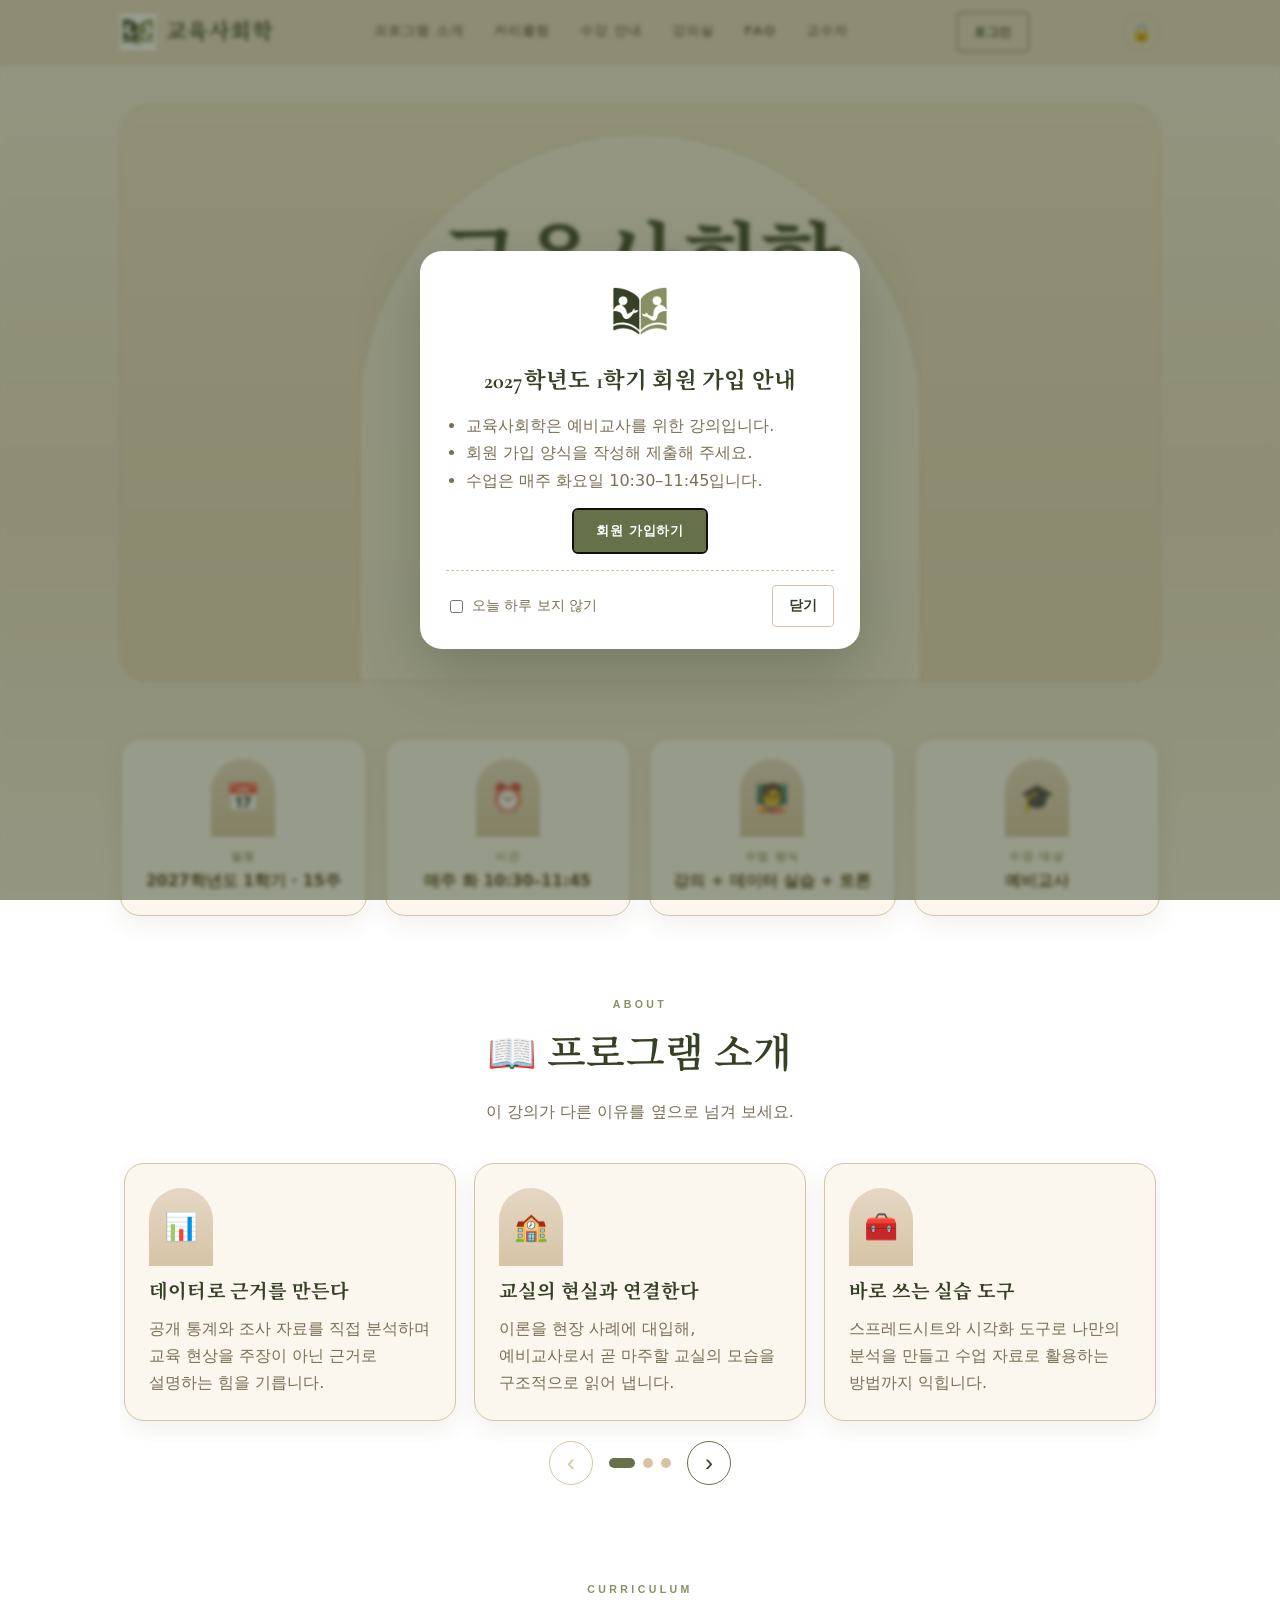
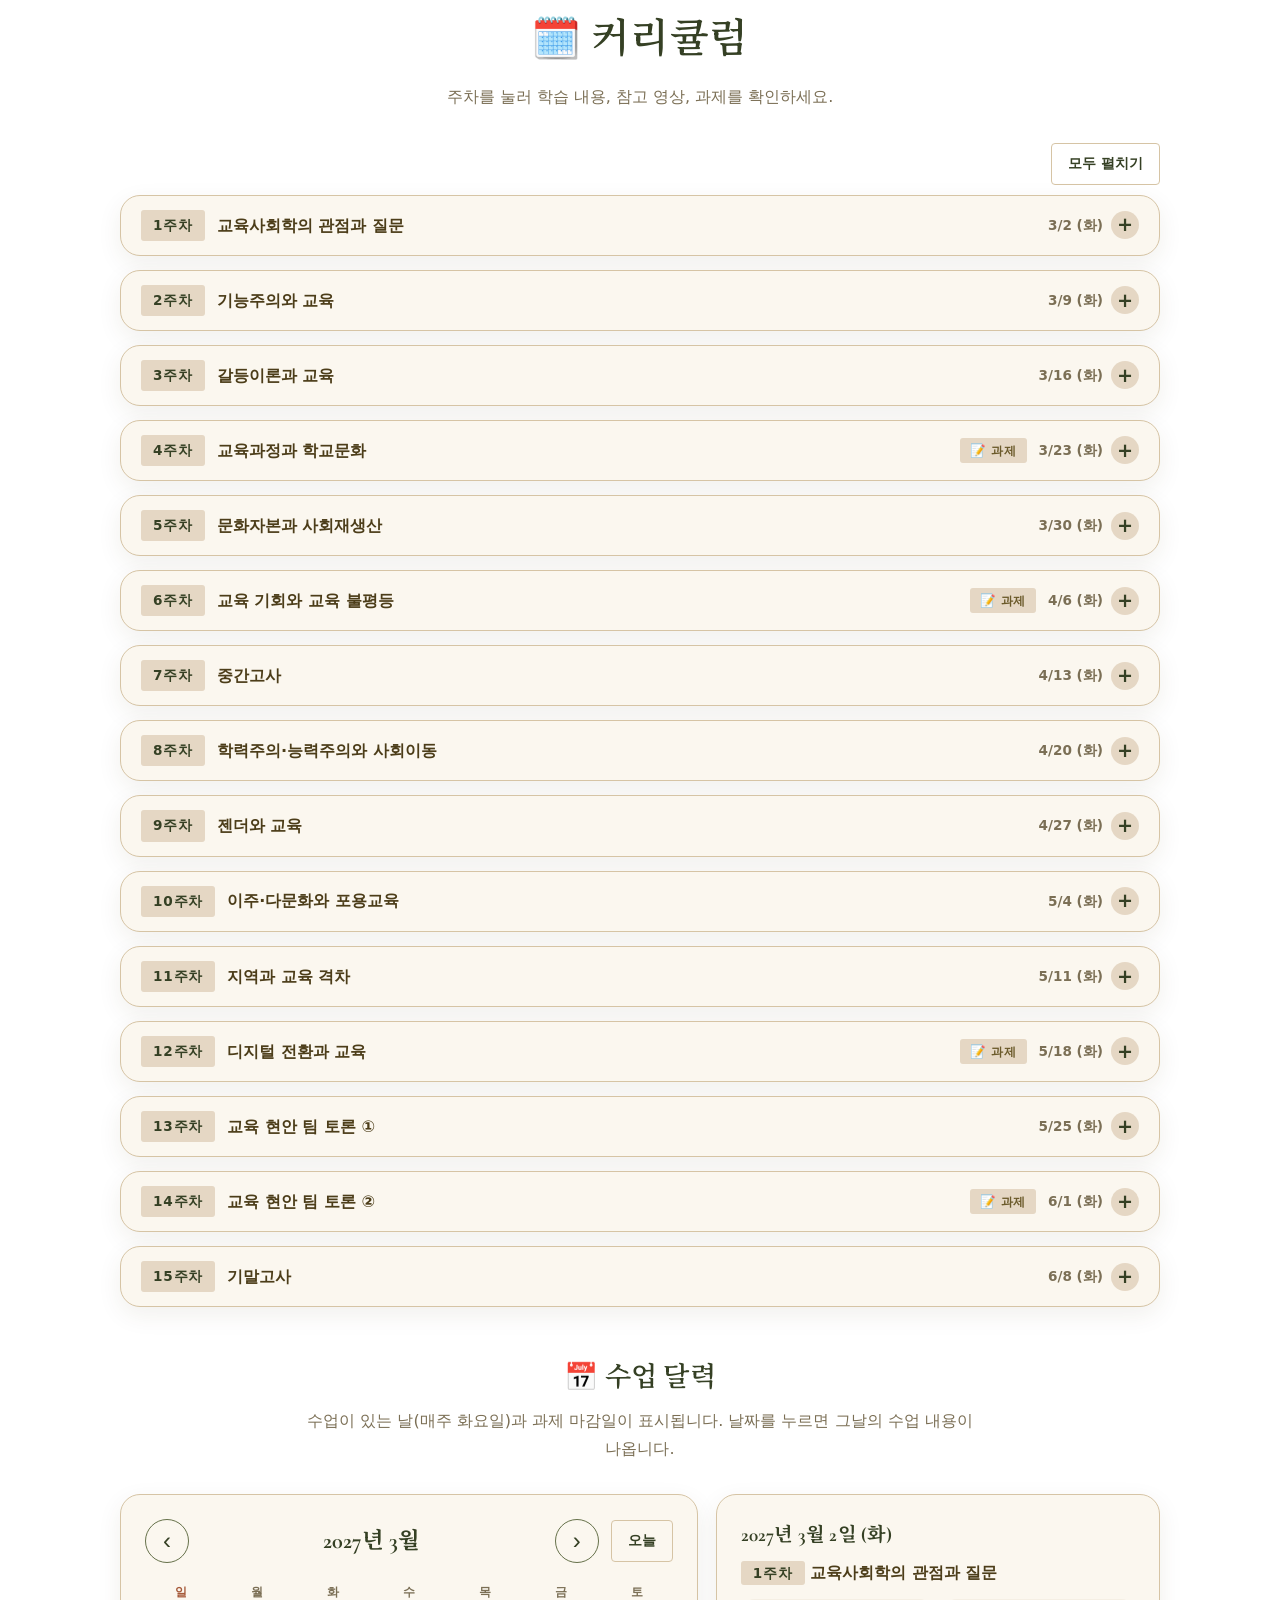
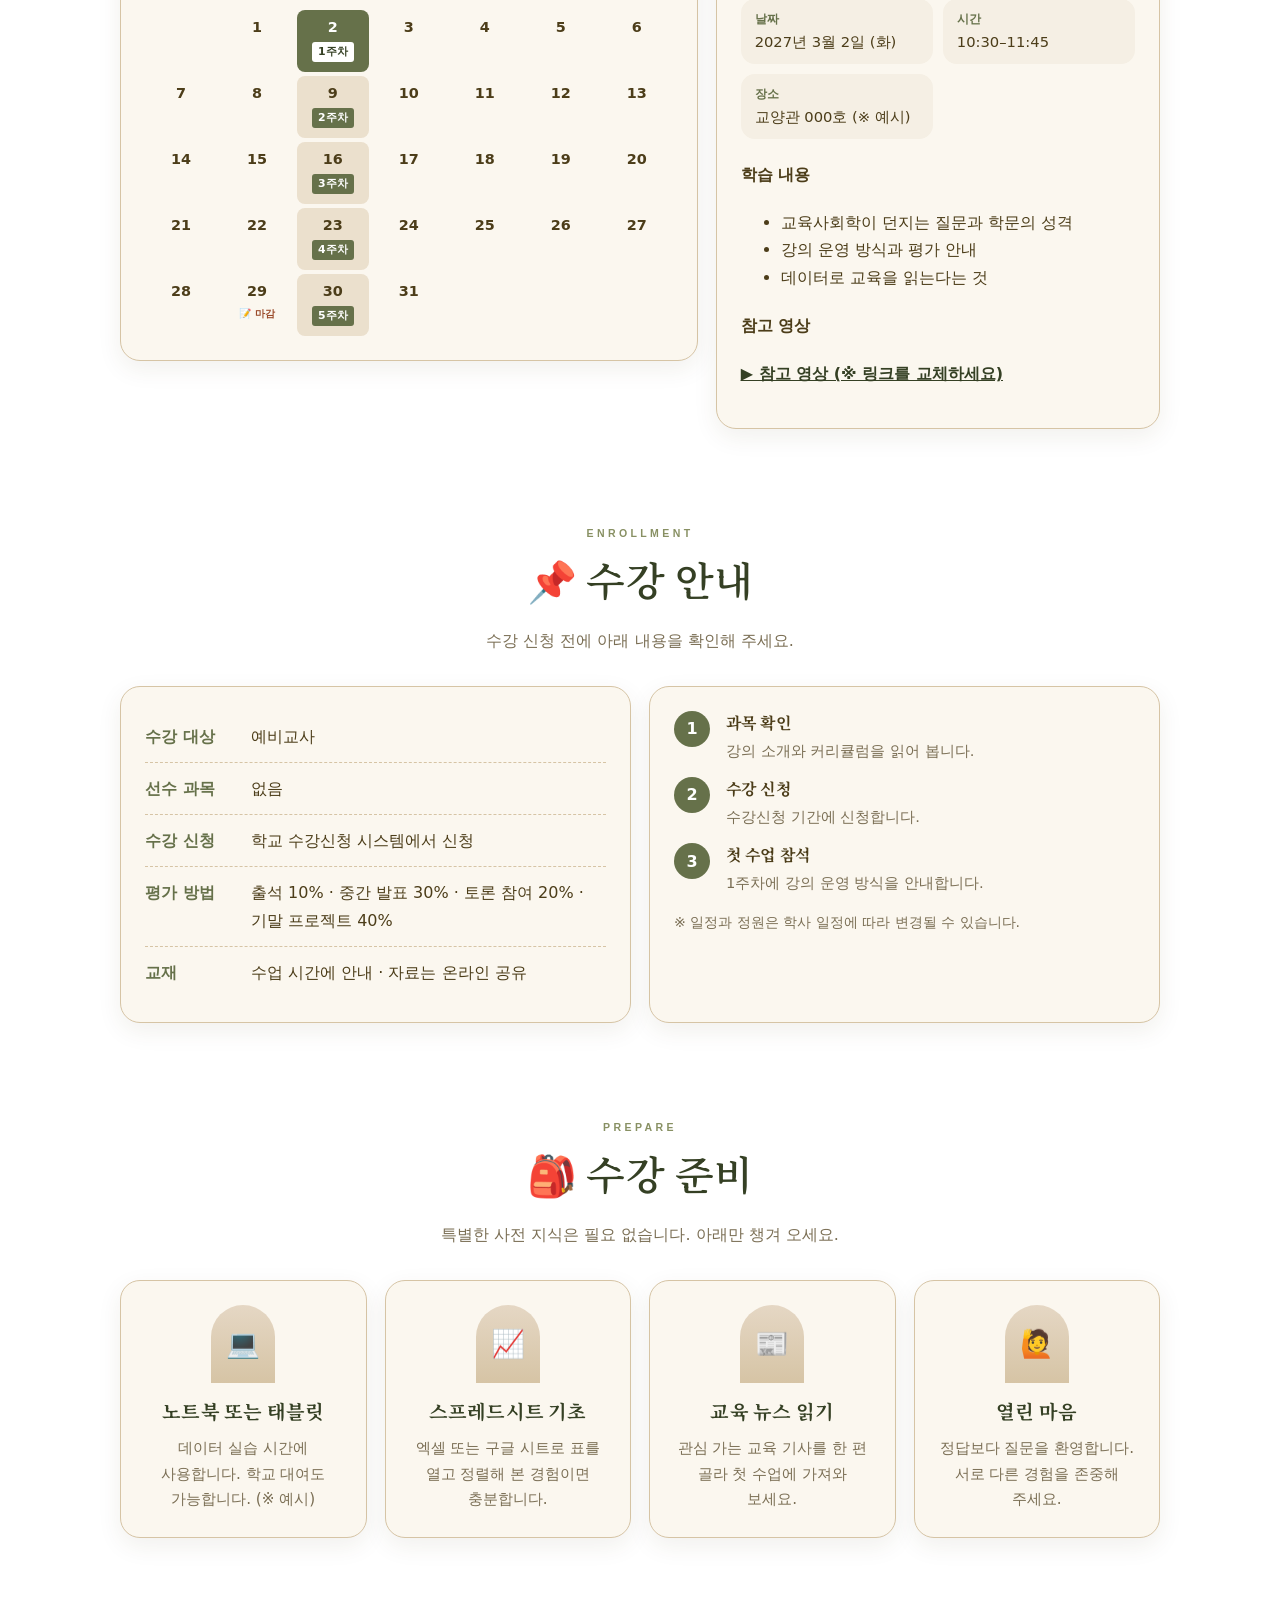
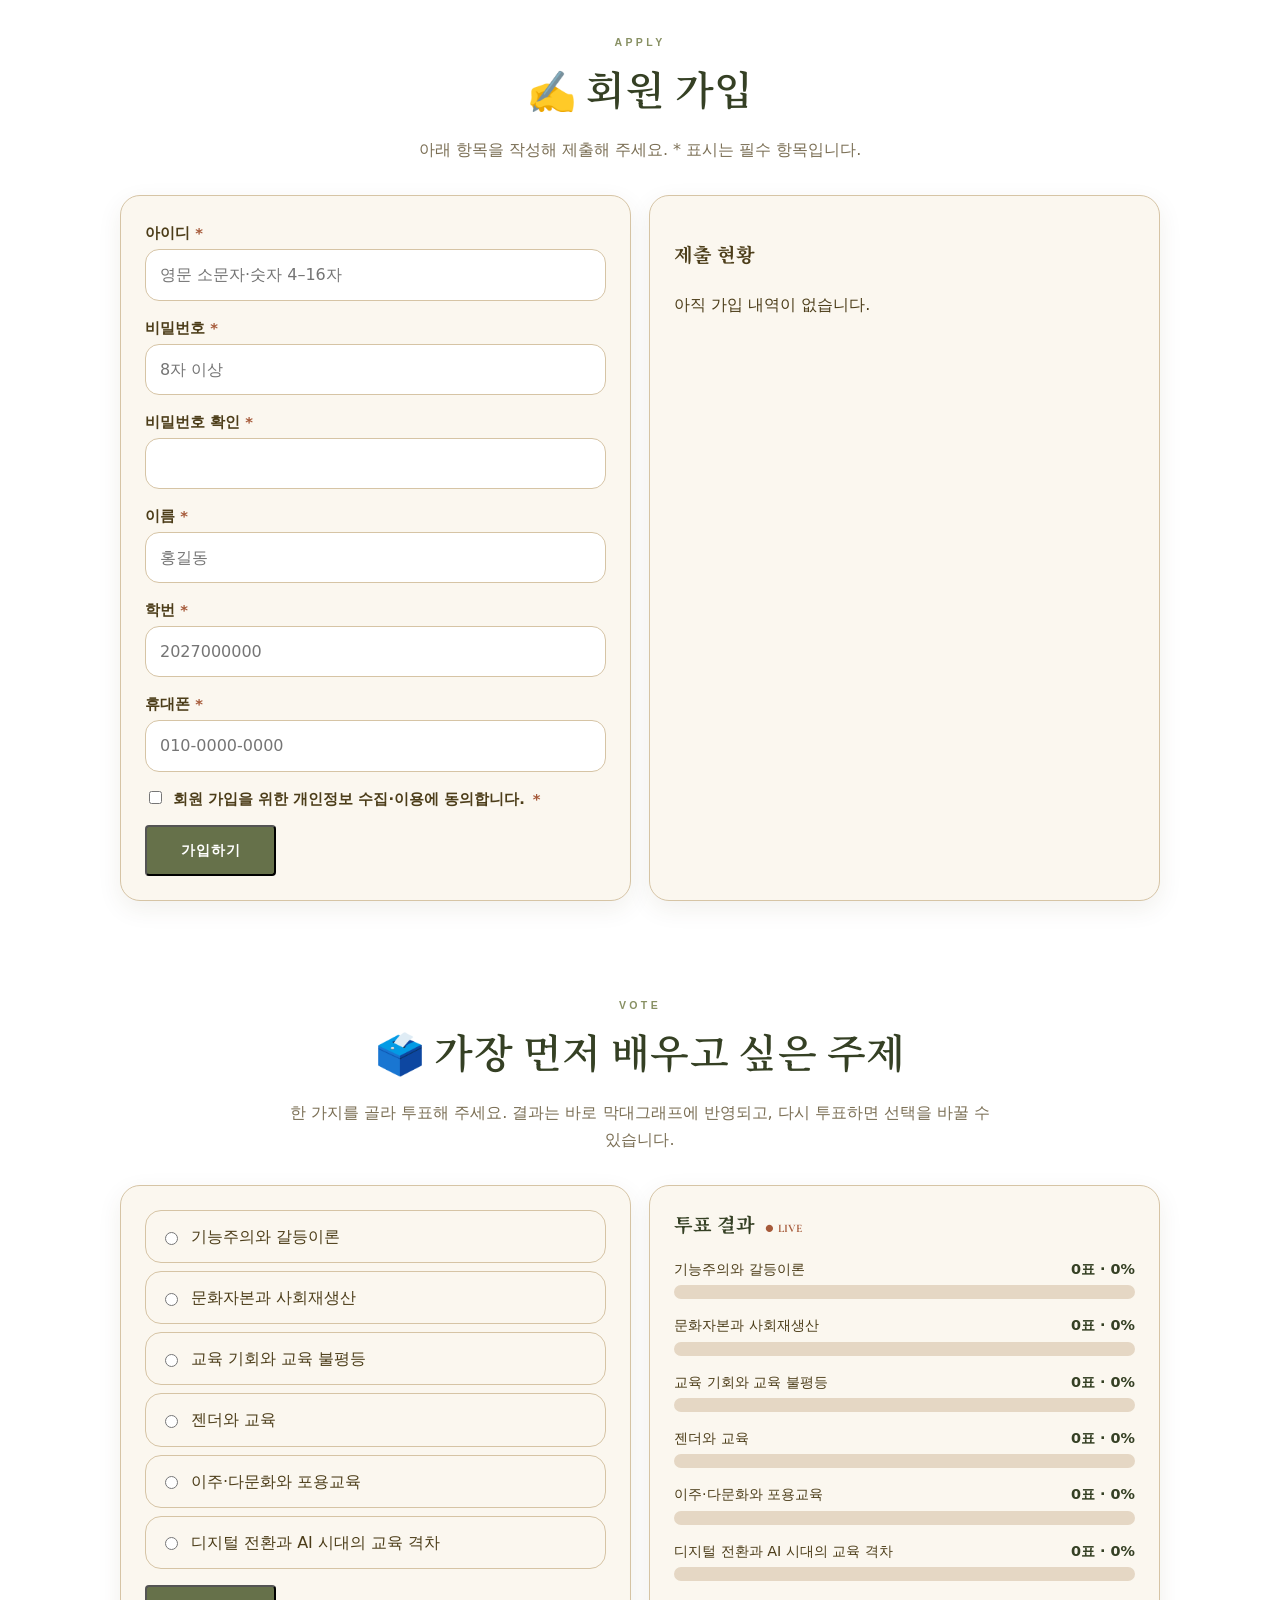
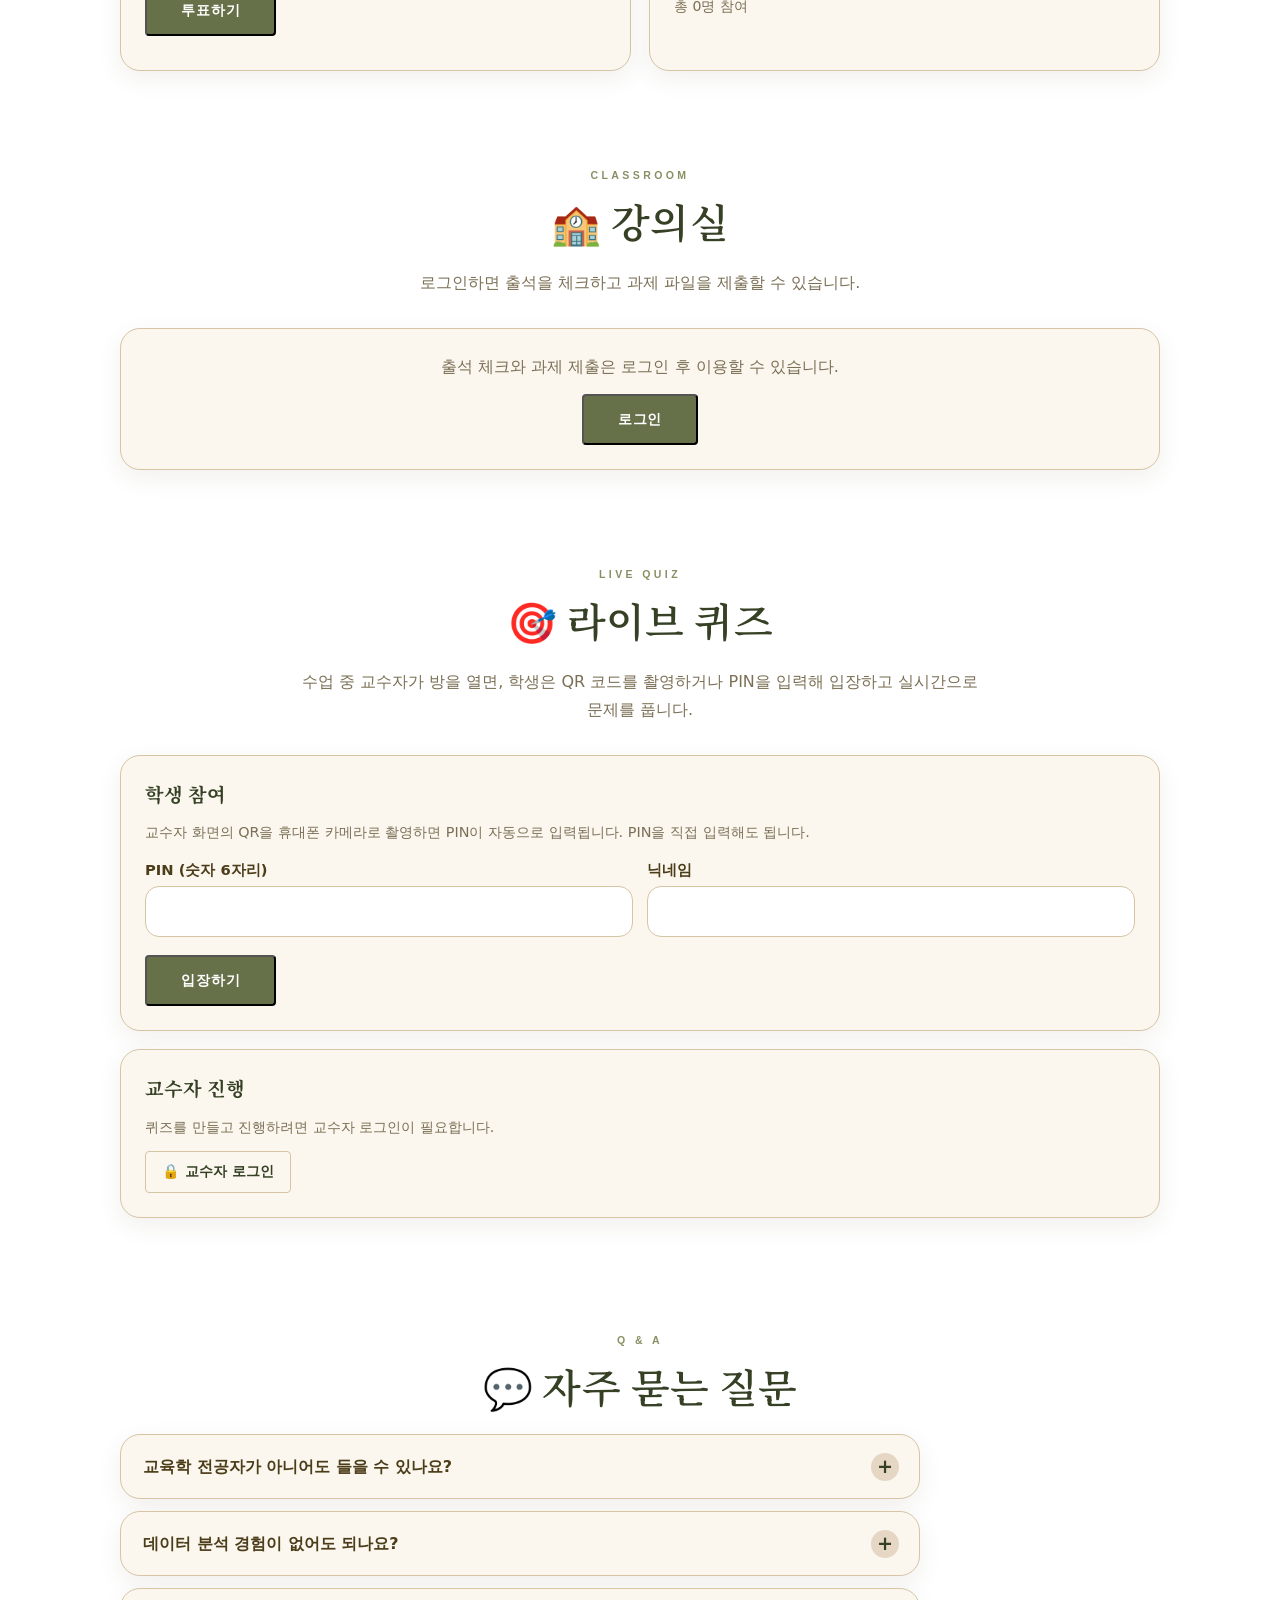
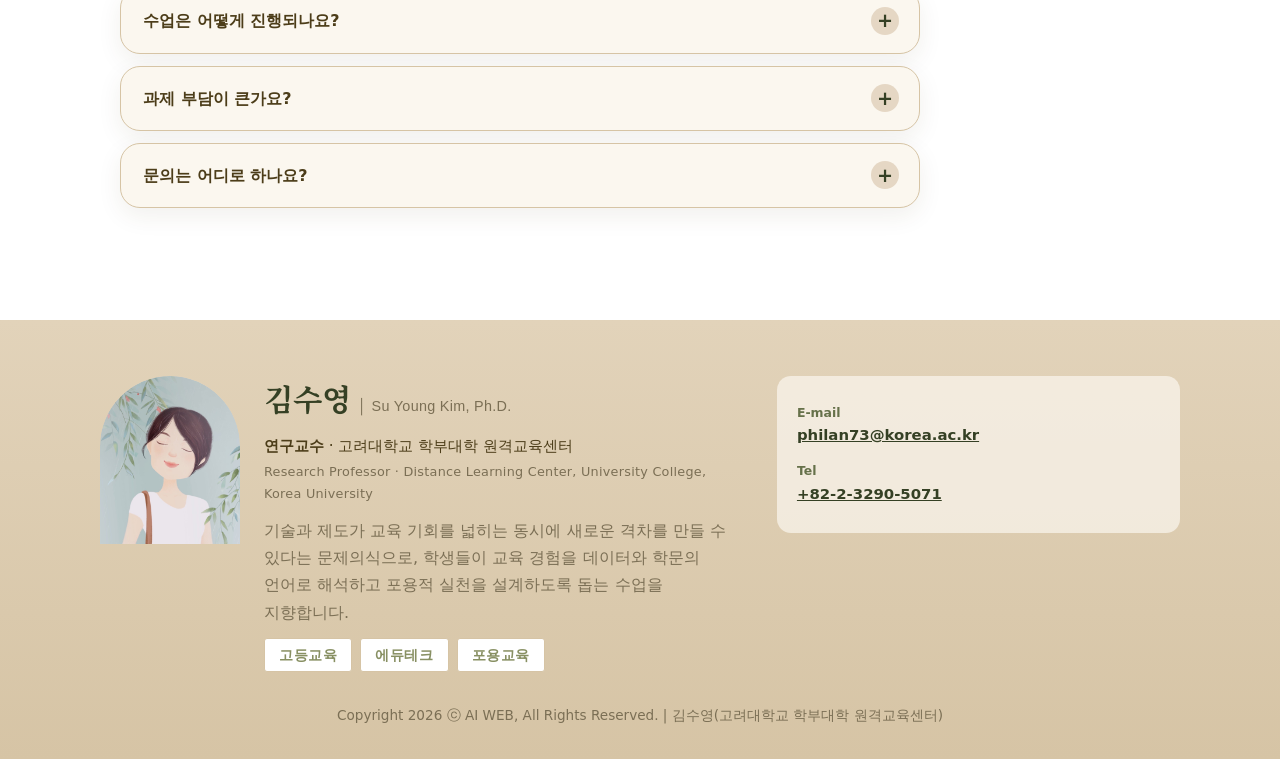
<file: index.html>
<!doctype html>
<html lang="ko">
<head>
  <meta charset="utf-8">
  <meta name="viewport" content="width=device-width, initial-scale=1">
  <title>교육사회학</title>
  <link rel="icon" type="image/webp" href="assets/logo.webp">
  <link rel="preconnect" href="https://fonts.googleapis.com">
  <link rel="preconnect" href="https://fonts.gstatic.com" crossorigin>
  <link rel="stylesheet" href="https://fonts.googleapis.com/css2?family=Cormorant+Garamond:wght@500;600;700&family=Noto+Serif+KR:wght@400;600;700&display=swap">
  <link rel="stylesheet" href="styles.css">
</head>
<body>
  <header class="site-header" id="top">
    <div class="header-inner">
      <a class="brand" href="#top" id="brand"></a>
      <nav class="nav" id="nav" aria-label="주요 메뉴"></nav>
      <button class="auth-btn" id="authBtn" type="button">로그인</button>
      <button class="lock-btn" id="lockBtn" type="button" aria-label="관리자 로그인" title="관리자">🔒</button>
      <button class="menu-toggle" id="menuToggle" aria-label="메뉴 열기" aria-expanded="false" aria-controls="nav">
        <span></span><span></span><span></span>
      </button>
    </div>
  </header>

  <main id="app"></main>

  <footer class="site-footer" id="instructor"></footer>

  <button class="to-top" id="toTop" aria-label="맨 위로" title="맨 위로">↑</button>

  <script src="config.js"></script>
  <script src="store.js"></script>
  <script src="app.js"></script>
  <script src="sha256.js"></script>
  <script src="participate.js"></script>
  <script src="admin.js"></script>
  <script src="quiz.js"></script>
</body>
</html>
</file>
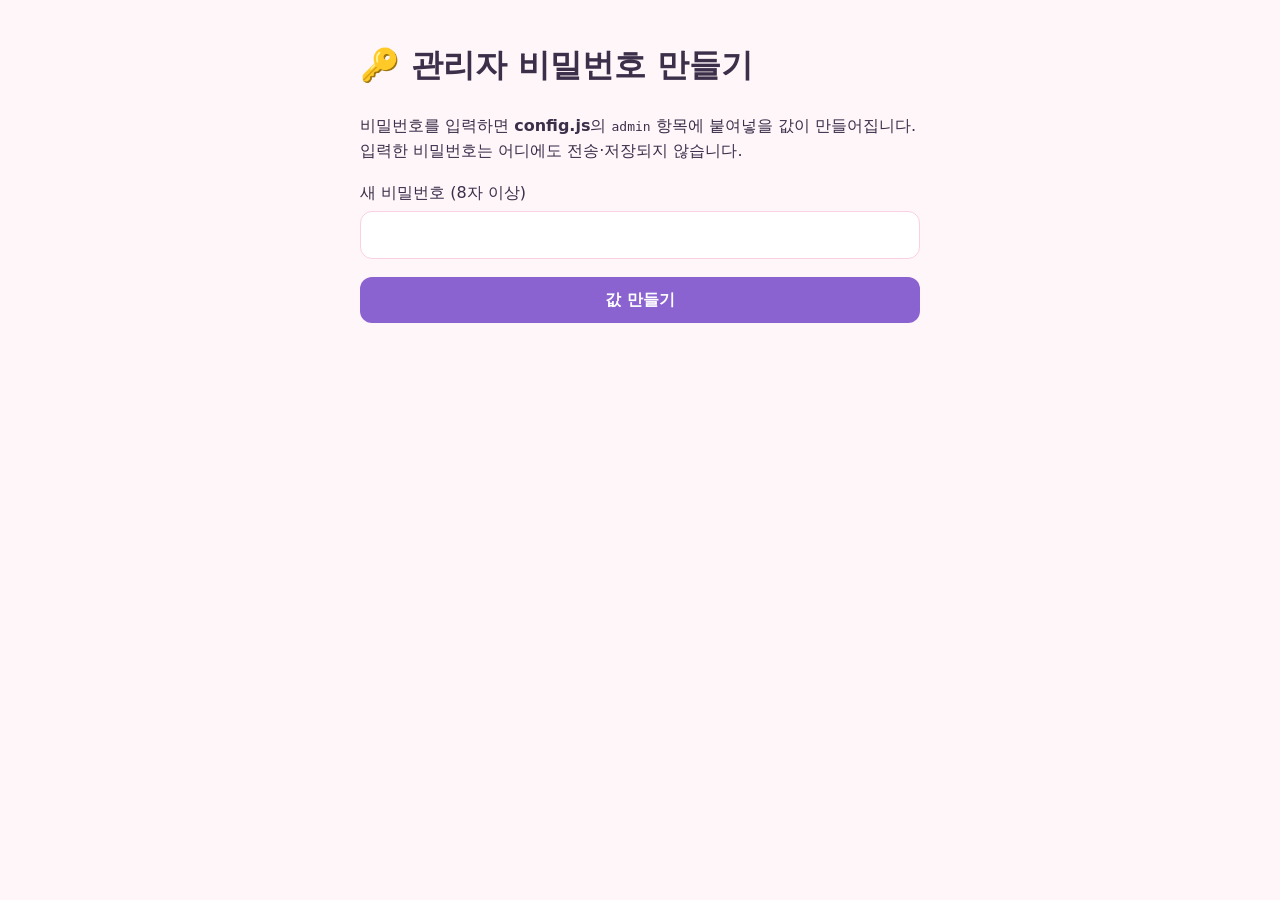
<file: make-password-hash.html>
<!doctype html>
<html lang="ko">
<head>
  <meta charset="utf-8">
  <meta name="viewport" content="width=device-width, initial-scale=1">
  <title>관리자 비밀번호 만들기</title>
  <style>
    body { font-family: "Malgun Gothic", system-ui, sans-serif; max-width: 560px; margin: 40px auto; padding: 0 20px; color: #3b2f4a; background: #fff6fa; line-height: 1.6; }
    input, button { font: inherit; padding: 10px 14px; border-radius: 12px; border: 1.5px solid #fbd0e2; width: 100%; box-sizing: border-box; margin: 6px 0 12px; }
    button { background: #8b63d1; color: #fff; border: 0; font-weight: 700; cursor: pointer; }
    pre { background: #fff; border: 1px solid #fbd0e2; border-radius: 12px; padding: 14px; white-space: pre-wrap; word-break: break-all; }
  </style>
</head>
<body>
  <h1>🔑 관리자 비밀번호 만들기</h1>
  <p>비밀번호를 입력하면 <b>config.js</b>의 <code>admin</code> 항목에 붙여넣을 값이 만들어집니다. 입력한 비밀번호는 어디에도 전송·저장되지 않습니다.</p>
  <label for="pw">새 비밀번호 (8자 이상)</label>
  <input id="pw" type="password" autocomplete="new-password">
  <button id="go" type="button">값 만들기</button>
  <pre id="out" hidden></pre>
  <script src="sha256.js"></script>
  <script>
    document.getElementById("go").addEventListener("click", function () {
      var pw = document.getElementById("pw").value, out = document.getElementById("out");
      out.hidden = false;
      if (pw.length < 8) { out.textContent = "비밀번호는 8자 이상이어야 합니다."; return; }
      var a = new Uint8Array(6), salt = "";
      crypto.getRandomValues(a);
      for (var i = 0; i < a.length; i++) salt += ("0" + a[i].toString(16)).slice(-2);
      out.textContent = '  admin: {\n    salt: "' + salt + '",\n    passwordHash: "' + eduHash(pw, salt) + '"\n  },';
    });
  </script>
</body>
</html>
</file>
<file: styles.css>
:root {
  /* 어스 그린 팔레트: Café Noir #4C3D19 · Kombu Green #354024 · Moss Green #889063 · Tan #CFBB99 · Bone #E5D7C4 */
  --pink-50: #f5efe4;
  --pink-100: #e5d7c4;
  --pink-200: #d6c4a5;
  --pink-400: #889063;
  --purple-100: #ebe0cd;
  --purple-300: #a9ad86;
  --purple-500: #66714a;
  --purple-700: #354024;
  --ink: #4c3d19;
  --muted: #7b6f55;
  --card: #fbf7ef;
  --radius: 20px;
  --shadow: 0 8px 24px rgba(76, 61, 25, .08);
  --header-h: 64px;
  --serif: "Cormorant Garamond", "Noto Serif KR", "Batang", serif;
}

* { box-sizing: border-box; }
html { scroll-behavior: smooth; scroll-padding-top: calc(var(--header-h) + 12px); }
body {
  margin: 0;
  font-family: "Pretendard", "Noto Sans KR", "Malgun Gothic", system-ui, sans-serif;
  color: var(--ink);
  line-height: 1.7;
  background: linear-gradient(180deg, var(--pink-50), var(--purple-100) 60%, var(--pink-50));
  background-attachment: fixed;
  word-break: keep-all;
}
a { color: inherit; }

/* Header */
.site-header {
  position: sticky; top: 0; z-index: 50;
  background: rgba(229, 215, 196, .9);
  backdrop-filter: blur(10px);
  border-bottom: 1px solid var(--pink-200);
}
.header-inner {
  max-width: 1080px; margin: 0 auto; padding: 0 20px;
  height: var(--header-h);
  display: flex; align-items: center; justify-content: space-between;
}
.brand { font-weight: 800; font-size: 1.15rem; text-decoration: none; color: var(--purple-700); }
.nav { display: flex; gap: 4px; }
.nav a {
  text-decoration: none; padding: 8px 14px; border-radius: 999px;
  font-size: .95rem; font-weight: 600; color: var(--muted);
  transition: background .2s, color .2s;
}
.nav a:hover { background: var(--pink-100); color: var(--purple-700); }
.nav a.active { background: var(--purple-500); color: #fff; }

.menu-toggle {
  display: none; width: 44px; height: 44px; border: 0; border-radius: 12px;
  background: var(--pink-100); cursor: pointer; padding: 12px 10px;
  flex-direction: column; justify-content: space-between;
}
.menu-toggle span { display: block; height: 2px; background: var(--purple-700); border-radius: 2px; }

/* Layout */
section { max-width: 1080px; margin: 0 auto; padding: 72px 20px 24px; }
.section-title { font-size: clamp(1.6rem, 4vw, 2.1rem); margin: 0 0 8px; color: var(--purple-700); }
.section-title::before { content: ""; }
.section-lead { margin: 0 0 32px; color: var(--muted); max-width: 720px; }

.card {
  background: var(--card); border-radius: var(--radius);
  box-shadow: var(--shadow); padding: 24px;
  border: 1px solid var(--pink-100);
}
.grid { display: grid; gap: 18px; }
.grid.cols-4 { grid-template-columns: repeat(auto-fit, minmax(220px, 1fr)); }
.grid.cols-3 { grid-template-columns: repeat(auto-fit, minmax(260px, 1fr)); }

/* Hero */
.hero { position: relative; overflow: hidden; padding-top: 56px; padding-bottom: 32px; }
.hero-card {
  position: relative; z-index: 1; text-align: center;
  background: linear-gradient(135deg, #fff, var(--pink-100) 55%, var(--purple-100));
  border-radius: 36px; padding: 56px 24px 32px; box-shadow: var(--shadow);
}
.eyebrow {
  display: inline-block; padding: 6px 16px; border-radius: 999px;
  background: var(--purple-100); color: var(--purple-700); font-weight: 700; font-size: .85rem;
}
.hero h1 { font-size: clamp(2.4rem, 8vw, 4rem); margin: 16px 0 8px; color: var(--purple-700); letter-spacing: -.02em; }
.hero .subtitle { font-size: clamp(1.15rem, 3.5vw, 1.6rem); font-weight: 700; color: var(--purple-500); margin: 0 0 14px; }
.hero p.sub { font-size: 1.02rem; color: var(--muted); margin: 0 auto 28px; max-width: 640px; }
.btn-row { display: flex; flex-wrap: wrap; gap: 12px; justify-content: center; margin-bottom: 12px; }
.btn.ghost { background: #fff; color: var(--purple-700); border: 2px solid var(--purple-300); box-shadow: none; }
.btn.ghost:hover { background: var(--purple-100); }

/* Overview & stats */
.overview, .stats { padding-top: 24px; padding-bottom: 8px; }
.ov-card { text-align: center; padding: 20px 14px; }
.ov-card .icon { font-size: 1.8rem; }
.ov-card span { display: block; font-size: .8rem; font-weight: 700; color: var(--purple-500); }
.ov-card b { display: block; margin-top: 2px; font-size: .98rem; }
.stat-card { text-align: center; background: linear-gradient(135deg, #fff, var(--pink-100)); }
.stat-card .num { font-size: clamp(2.2rem, 6vw, 3rem); font-weight: 800; color: var(--purple-700); line-height: 1.1; }
.stat-card .num small { font-size: .45em; margin-left: 2px; color: var(--pink-400); }
.stat-card span { color: var(--muted); font-weight: 600; font-size: .92rem; }
.grid.two { grid-template-columns: repeat(auto-fit, minmax(300px, 1fr)); }

/* Slider */
.slider { position: relative; }
.slides {
  display: flex; gap: 18px; overflow-x: auto; scroll-snap-type: x mandatory;
  padding: 6px 4px 20px; scrollbar-width: none; outline-offset: 4px;
}
.slides::-webkit-scrollbar { display: none; }
/* 한 화면에 카드가 딱 맞게 들어가도록 폭을 나눕니다 (큰 화면 3장 · 중간 2장 · 휴대폰 1장) */
.slide { flex: 0 0 calc((100% - 36px) / 3); scroll-snap-align: start; }
.slides { scroll-padding-left: 4px; }
.dot[hidden], .slider-ctrl[hidden] { display: none; }
@media (max-width: 959px) { .slide { flex-basis: calc((100% - 18px) / 2); } }
@media (max-width: 599px) { .slide { flex-basis: 100%; } }
.slide .icon { font-size: 2.2rem; }
.slide h3 { margin: 8px 0 6px; color: var(--purple-700); }
.slide p { margin: 0; color: var(--muted); }
.slider-ctrl { display: flex; align-items: center; justify-content: center; gap: 16px; }
.arrow {
  width: 44px; height: 44px; border-radius: 50%; border: 0; cursor: pointer; font-size: 1.5rem; line-height: 1;
  background: var(--purple-500); color: #fff;
}
.arrow:disabled { background: var(--purple-100); color: var(--purple-300); cursor: default; }
.dots { display: flex; gap: 8px; }
.dot { width: 10px; height: 10px; padding: 0; border: 0; border-radius: 50%; background: var(--pink-200); cursor: pointer; }
.dot.on { width: 26px; border-radius: 999px; background: var(--purple-500); }
.tags { display: flex; flex-wrap: wrap; gap: 8px; justify-content: center; margin-bottom: 24px; }
.tag { padding: 4px 14px; border-radius: 999px; background: #fff; border: 1px solid var(--pink-200); color: var(--pink-400); font-weight: 600; font-size: .9rem; }
.btn {
  display: inline-block; padding: 14px 28px; border-radius: 999px; text-decoration: none;
  background: linear-gradient(135deg, var(--pink-400), var(--purple-500)); color: #fff; font-weight: 700;
  box-shadow: 0 8px 20px rgba(53, 64, 36, .25); transition: transform .2s;
}
.btn:hover { transform: translateY(-2px); }
.facts { display: grid; grid-template-columns: repeat(auto-fit, minmax(130px, 1fr)); gap: 12px; margin-top: 36px; }
.fact { background: rgba(255,255,255,.8); border-radius: 18px; padding: 14px 8px; }
.fact b { display: block; color: var(--purple-700); font-size: 1.05rem; }
.fact span { font-size: .8rem; color: var(--muted); }

/* Petals */
.petals { position: absolute; inset: 0; pointer-events: none; z-index: 0; overflow: hidden; }
.petal {
  position: absolute; top: -30px; width: 14px; height: 14px;
  background: var(--pink-200); border-radius: 100% 0 100% 0; opacity: .8;
  animation: fall linear infinite;
}
@keyframes fall {
  to { transform: translate(60px, 560px) rotate(360deg); opacity: 0; }
}

/* About */
.about-card .icon { font-size: 2rem; }
.about-card h3 { margin: 8px 0 6px; color: var(--purple-700); }
.about-card p { margin: 0; color: var(--muted); font-size: .95rem; }

/* Curriculum */
.timeline { display: grid; gap: 14px; }
.unit { display: flex; gap: 18px; align-items: center; padding: 16px 24px; }
.week {
  flex: 0 0 76px; text-align: center; padding: 8px 0; border-radius: 16px;
  background: linear-gradient(135deg, var(--pink-100), var(--purple-100));
  color: var(--purple-700); font-weight: 800; font-size: .9rem;
}
.unit h3 { margin: 0 0 2px; font-size: 1.05rem; }
.unit p { margin: 0; color: var(--muted); font-size: .93rem; }

/* Weekly accordion */
.acc-tools { display: flex; justify-content: flex-end; margin-bottom: 10px; }
.chip-btn {
  border: 0; cursor: pointer; padding: 8px 16px; border-radius: 999px; font: inherit; font-size: .88rem; font-weight: 700;
  background: var(--purple-100); color: var(--purple-700);
}
.chip-btn:hover { background: var(--pink-200); }
.chip { padding: 2px 10px; border-radius: 999px; background: var(--pink-100); color: #6b5a2a; font-size: .78rem; font-weight: 700; white-space: nowrap; }
details.wk-item summary { display: flex; align-items: center; gap: 12px; padding: 14px 56px 14px 20px; }
.wk-no { flex: 0 0 auto; padding: 4px 12px; border-radius: 999px; font-size: .85rem; font-weight: 800; color: var(--purple-700); background: linear-gradient(135deg, var(--pink-100), var(--purple-100)); }
.wk-title { flex: 1; min-width: 0; }
.wk-date { flex: 0 0 auto; font-size: .85rem; font-weight: 600; color: var(--muted); }
.wk-body { padding: 0 22px 22px; }
.wk-body h4 { margin: 18px 0 6px; font-size: .95rem; color: var(--purple-500); }
.wk-body ul { margin: 0; padding-left: 20px; color: var(--ink); }
.wk-body p.muted, .cal-detail p.muted { margin: 0; padding: 0; color: var(--muted); }
.wk-meta { display: grid; grid-template-columns: repeat(auto-fit, minmax(160px, 1fr)); gap: 10px; margin: 0; }
.wk-meta div { background: var(--pink-50); border-radius: 14px; padding: 10px 14px; }
.wk-meta dt { font-size: .75rem; font-weight: 700; color: var(--purple-500); }
.wk-meta dd { margin: 0; font-size: .92rem; }
.videos { list-style: none; padding-left: 0 !important; }
.videos a { color: var(--purple-700); font-weight: 600; }
.assign { margin-top: 20px; padding: 16px 18px; border-radius: 18px; background: linear-gradient(135deg, var(--pink-50), var(--purple-100)); border: 1px solid var(--pink-200); }
.assign h4 { margin: 0 0 6px; color: var(--purple-700); }
.assign p { margin: 0 0 10px; padding: 0; color: var(--ink); font-size: .93rem; }
.due { display: flex; flex-wrap: wrap; align-items: center; gap: 8px 14px; margin-bottom: 12px; font-size: .9rem; }
.countdown { padding: 3px 12px; border-radius: 999px; background: #fff; color: var(--purple-700); }
.countdown.soon { background: #f1dcc8; color: #9a4a2a; }
.countdown.closed { background: #eee; color: #888; }
.btn.sm { padding: 10px 22px; font-size: .92rem; }
.btn.disabled { background: #d9cfbb; color: #857b66; box-shadow: none; pointer-events: none; }
span.btn.disabled { display: inline-block; border-radius: 999px; font-weight: 700; }
.sub-title { margin: 48px 0 6px; font-size: 1.4rem; color: var(--purple-700); }

/* Calendar */
.cal-wrap { display: grid; grid-template-columns: minmax(0, 1.3fr) minmax(0, 1fr); gap: 18px; align-items: start; }
.cal-head { display: flex; align-items: center; gap: 12px; margin-bottom: 14px; }
.cal-head b { flex: 1; text-align: center; font-size: 1.15rem; color: var(--purple-700); }
.cal-grid { display: grid; grid-template-columns: repeat(7, minmax(0, 1fr)); gap: 4px; }
.dow { text-align: center; font-size: .78rem; font-weight: 700; color: var(--muted); padding: 4px 0; }
.dow.sun { color: #a65a3a; }
.blank { display: block; }
.day {
  min-height: 62px; padding: 4px 2px; border: 1px solid transparent; border-radius: 14px; cursor: pointer;
  background: transparent; font: inherit; color: var(--ink); display: flex; flex-direction: column; align-items: center; gap: 2px;
}
.day:hover { background: var(--pink-50); }
.day .dn { font-size: .9rem; font-weight: 600; }
.day .tagc { font-size: .68rem; font-weight: 800; padding: 1px 6px; border-radius: 999px; background: var(--purple-500); color: #fff; }
.day .flag { font-size: .62rem; font-weight: 700; color: #9a4a2a; }
.day.has-class { background: var(--purple-100); }
.day.today { border-color: var(--pink-400); }
.day.sel { background: var(--purple-500); color: #fff; }
.day.sel .tagc { background: #fff; color: var(--purple-700); }
.day.sel .flag { color: #f1dcc8; }
.cal-detail h3 { margin: 0 0 8px; color: var(--purple-700); }
.detail-title { margin: 0 0 12px; font-weight: 700; }
.due-note { margin-top: 12px; }

/* Enroll */
.info-list { display: grid; gap: 0; }
.info-row { display: flex; gap: 16px; padding: 12px 0; border-bottom: 1px dashed var(--pink-200); }
.info-row:last-child { border-bottom: 0; }
.info-row dt { flex: 0 0 90px; font-weight: 700; color: var(--purple-500); }
.info-row dd { margin: 0; }
.steps { counter-reset: s; display: grid; gap: 14px; }
.step { position: relative; padding-left: 52px; }
.step::before {
  counter-increment: s; content: counter(s);
  position: absolute; left: 0; top: 0; width: 36px; height: 36px; border-radius: 50%;
  background: var(--purple-500); color: #fff; display: grid; place-items: center; font-weight: 800;
}
.step h3 { margin: 0; font-size: 1rem; }
.step p { margin: 0; color: var(--muted); font-size: .92rem; }
.note { margin-top: 16px; color: var(--muted); font-size: .88rem; }

/* FAQ */
.faq-list { display: grid; gap: 12px; max-width: 800px; }
details.card { padding: 0; }
details summary {
  list-style: none; cursor: pointer; padding: 18px 56px 18px 22px; font-weight: 700; position: relative;
}
details summary::-webkit-details-marker { display: none; }
details summary::after {
  content: "+"; position: absolute; right: 20px; top: 50%; transform: translateY(-50%);
  width: 28px; height: 28px; border-radius: 50%; background: var(--pink-100);
  color: var(--purple-700); display: grid; place-items: center; font-size: 1.2rem; line-height: 1;
}
details[open] summary::after { content: "–"; background: var(--purple-500); color: #fff; }
details p { margin: 0; padding: 0 22px 20px; color: var(--muted); }

/* Instructor */
.profile { display: flex; gap: 28px; align-items: flex-start; }
.avatar {
  flex: 0 0 120px; height: 120px; border-radius: 50%; display: grid; place-items: center;
  font-size: 3rem; background: linear-gradient(135deg, var(--pink-200), var(--purple-300));
}
.profile h3 { margin: 0; font-size: 1.5rem; color: var(--purple-700); }
.profile .role { color: var(--muted); margin-bottom: 10px; }
.profile ul { list-style: none; padding: 0; margin: 14px 0 0; color: var(--muted); font-size: .93rem; }
.profile li b { color: var(--purple-500); margin-right: 8px; }
.tags.left { justify-content: flex-start; margin: 12px 0 0; }

/* Header auth */
.auth-btn {
  margin-left: 8px; border: 0; cursor: pointer; padding: 8px 16px; border-radius: 999px; font: inherit; font-size: .88rem; font-weight: 700;
  background: var(--purple-500); color: #fff; white-space: nowrap;
}
.auth-btn:hover { background: var(--purple-700); }

.lock-btn { margin-left: 6px; width: 38px; height: 38px; border: 0; border-radius: 50%; cursor: pointer; font-size: 1.05rem; background: var(--pink-100); }
.lock-btn:hover { background: var(--pink-200); }
body.no-scroll { overflow: hidden; }

/* Live quiz */
.qz-card { margin-bottom: 18px; }
.qz-card h3 { margin: 0 0 8px; color: var(--purple-700); }
.qz-card .muted { margin: 0 0 12px; color: var(--muted); font-size: .9rem; }
.qz-card .small { font-size: .8rem; margin: 6px 0 0; }
.qz-row { display: grid; grid-template-columns: repeat(auto-fit, minmax(180px, 1fr)); gap: 0 14px; }
.qz-q { border: 1px solid var(--pink-200); border-radius: 18px; padding: 12px 14px; margin-bottom: 12px; background: var(--pink-50); }
.qz-q-head { display: flex; justify-content: space-between; align-items: center; margin-bottom: 8px; color: var(--purple-700); }
.qz-q-tools { display: flex; gap: 4px; align-items: center; }
.qz-q-tools select { width: auto; padding: 4px 8px; border-radius: 999px; font-size: .82rem; }
.qz-q-tools button { border: 0; cursor: pointer; padding: 4px 10px; border-radius: 999px; font: inherit; font-size: .8rem; background: #fff; color: var(--purple-700); }
.qz-q textarea, .qz-q input[type="text"] { margin-bottom: 8px; }
.qz-opt-edit { display: flex; align-items: center; gap: 8px; }
.qz-opt-edit input[type="text"] { flex: 1; margin-bottom: 8px; }
.qz-radio { display: flex; align-items: center; gap: 4px; cursor: pointer; margin-bottom: 8px; }
.qz-radio input { accent-color: var(--purple-500); }
.shape { display: inline-grid; place-items: center; width: 28px; height: 28px; border-radius: 8px; font-size: .9rem; color: #fff; background: rgba(0,0,0,.18); flex: 0 0 auto; }
.qz-radio .s0 { background: #b0674d; } .qz-radio .s1 { background: #66714a; } .qz-radio .s2 { background: #c4a35a; } .qz-radio .s3 { background: #66714a; }
.qz-ai { margin: 10px 0; padding: 12px 16px; border: 1.5px dashed var(--purple-300); border-radius: 18px; }
.qz-ai summary { cursor: pointer; font-weight: 800; color: var(--purple-700); }
.qz-ai-manual { margin-top: 14px; }
.qz-ai-manual summary { font-size: .9rem; }
.qz-msg { margin: 8px 0 0; font-size: .88rem; color: var(--purple-700); }
.qz-msg.bad { color: #9a4a2a; }
.qz-err { margin: 10px 0; padding: 12px 16px; border-radius: 14px; background: #f4e1d4; color: #7d3520; font-size: .92rem; }
.qz-err[hidden] { display: none; }
.qz-past { margin-top: 22px; padding-top: 14px; border-top: 1px dashed var(--pink-200); }
.qz-past h4 { margin: 0 0 8px; color: var(--purple-500); }
.qz-past-row { display: flex; flex-wrap: wrap; justify-content: space-between; gap: 6px 12px; align-items: center; padding: 6px 0; font-size: .88rem; }
.qz-lobby { display: grid; grid-template-columns: auto 1fr; gap: 24px; align-items: start; }
.qz-join { text-align: center; }
.qz-pin { margin-bottom: 10px; }
.qz-pin small { display: block; color: var(--muted); font-weight: 700; }
.qz-pin b { font-size: 2.6rem; letter-spacing: .12em; color: var(--purple-700); }
.qz-qr { width: 216px; height: 216px; padding: 8px; background: #fff; border-radius: 16px; border: 1px solid var(--pink-200); display: grid; place-items: center; margin: 0 auto; font-size: .85rem; color: var(--muted); }
.qz-qr img, .qz-qr canvas { max-width: 100%; height: auto; }
.qz-link { word-break: break-all; font-size: .8rem; color: var(--muted); }
.qz-warn { padding: 10px 14px; border-radius: 12px; background: #fff3d9; color: #8a5a00; font-size: .85rem; }
.qz-players { display: flex; flex-wrap: wrap; gap: 6px; min-height: 28px; }
.qz-top { display: flex; align-items: center; justify-content: space-between; gap: 12px; margin-bottom: 8px; }
.qz-timer { display: grid; place-items: center; min-width: 44px; height: 44px; padding: 0 8px; border-radius: 50%; background: var(--purple-500); color: #fff; font-size: 1.2rem; }
.qz-question { font-size: clamp(1.15rem, 3.2vw, 1.6rem) !important; margin: 16px 0 !important; color: var(--ink) !important; line-height: 1.45; }
.qz-opts { display: grid; grid-template-columns: repeat(2, minmax(0, 1fr)); gap: 10px; }
.qz-opt { display: flex; align-items: center; gap: 10px; padding: 16px; border: 0; border-radius: 18px; color: #fff; font: inherit; font-weight: 700; text-align: left; min-height: 64px; }
button.qz-opt { cursor: pointer; transition: transform .1s; }
button.qz-opt:not(:disabled):active { transform: scale(.97); }
button.qz-opt:disabled { cursor: default; opacity: .55; }
button.qz-opt.picked:disabled { opacity: 1; box-shadow: 0 0 0 4px var(--purple-700); }
.qo0 { background: #b0674d; } .qo1 { background: #66714a; } .qo2 { background: #c4a35a; } .qo3 { background: #66714a; }
.qz-answered, .qz-wait { margin: 14px 0 0; text-align: center; color: var(--purple-700); font-weight: 700; }
.qz-bars { display: grid; gap: 10px; }
.qz-bar { padding: 10px 12px; border-radius: 16px; background: var(--pink-50); border-left: 8px solid transparent; }
.qz-bar.qo0 { border-color: #b0674d; background: #f6e6df; } .qz-bar.qo1 { border-color: #66714a; background: #e9ebdd; }
.qz-bar.qo2 { border-color: #c4a35a; background: #f6ecd3; } .qz-bar.qo3 { border-color: #66714a; background: #e3ebd8; }
.qz-bar .shape { width: 22px; height: 22px; font-size: .75rem; }
.qz-bar.right { box-shadow: 0 0 0 3px #66714a; font-weight: 800; }
.qz-bar-label { display: flex; align-items: center; gap: 6px; font-size: .92rem; color: var(--ink); }
.qz-bar-track { display: flex; align-items: center; gap: 10px; margin-top: 6px; }
.qz-bar-fill { height: 12px; border-radius: 999px; background: var(--purple-500); min-width: 4px; transition: width .6s ease; }
.qz-bar-track b { color: var(--purple-700); }
.qz-explain { margin: 14px 0 0; padding: 12px 16px; border-radius: 14px; background: var(--purple-100); color: var(--purple-700); font-size: .92rem; }
.qz-board { list-style: none; margin: 12px 0; padding: 0; display: grid; gap: 6px; }
.qz-board li { display: flex; align-items: center; gap: 12px; padding: 10px 14px; border-radius: 14px; background: var(--pink-50); }
.qz-board .rk { display: grid; place-items: center; width: 28px; height: 28px; border-radius: 50%; background: var(--purple-500); color: #fff; font-weight: 800; font-size: .85rem; }
.qz-board .nm { flex: 1; min-width: 0; overflow: hidden; text-overflow: ellipsis; white-space: nowrap; }
.qz-board b { color: var(--purple-700); }
.qz-podium { display: flex; justify-content: center; align-items: flex-end; gap: 12px; margin: 16px 0; }
.qz-podium .pd { display: grid; gap: 2px; justify-items: center; padding: 14px 18px; border-radius: 18px 18px 8px 8px; background: var(--purple-100); min-width: 96px; }
.qz-podium .pd0 { background: linear-gradient(180deg, #ffe9a8, #fff3d0); padding-top: 26px; }
.qz-podium .medal { font-size: 1.8rem; }
.qz-center { text-align: center; padding: 8px 0; }
.qz-center .qz-big { font-size: 3rem; }
.qz-center.good h3 { color: #4f6b2f; } .qz-center.bad h3 { color: #9a4a2a; }
.qz-gain { margin: 0 0 8px; font-size: 1.6rem; font-weight: 800; color: var(--purple-700); }

/* Notices */
.notice-list { display: grid; gap: 12px; }
.notice.pinned { border-color: var(--pink-400); }
.n-head { display: flex; flex-wrap: wrap; align-items: center; gap: 8px 12px; }
.n-head h3 { margin: 0; flex: 1; min-width: 0; font-size: 1.05rem; color: var(--purple-700); }
.n-head time { font-size: .82rem; color: var(--muted); }
.notice p { margin: 8px 0 0; white-space: pre-line; color: var(--ink); }

/* Admin */
.admin { position: fixed; inset: 0; z-index: 400; overflow-y: auto; background: linear-gradient(180deg, var(--pink-50), var(--purple-100)); }
.admin[hidden] { display: none; }
.admin-bar { position: sticky; top: 0; z-index: 2; display: flex; flex-wrap: wrap; align-items: center; gap: 8px 14px; padding: 12px 20px; background: rgba(245,239,228,.95); border-bottom: 1px solid var(--pink-200); }
.admin-bar b { color: var(--purple-700); }
.admin-note { flex: 1; font-size: .82rem; color: var(--muted); min-width: 160px; }
.admin-bar-btns { display: flex; gap: 8px; }
.admin-tabs { display: flex; gap: 6px; overflow-x: auto; padding: 10px 20px; background: rgba(229,215,196,.95); scrollbar-width: none; }
.admin-tabs::-webkit-scrollbar { display: none; }
.admin-tabs button { flex: 0 0 auto; border: 0; cursor: pointer; padding: 8px 16px; border-radius: 999px; font: inherit; font-size: .9rem; font-weight: 700; background: #fff; color: var(--muted); }
.admin-tabs button.on { background: var(--purple-500); color: #fff; }
.admin-body { max-width: 960px; margin: 0 auto; padding: 20px 20px 80px; display: grid; gap: 16px; }
.admin-body h3 { margin: 0 0 8px; color: var(--purple-700); }
.admin-body .muted { margin: 0 0 12px; color: var(--muted); font-size: .9rem; }
.admin-actions { display: flex; flex-wrap: wrap; gap: 10px; margin-top: 14px; }
.chip-btn.danger { background: #f1dcc8; color: #8a3b24; }
.tbl-wrap { overflow-x: auto; border-radius: 14px; border: 1px solid var(--pink-100); }
.tbl { border-collapse: collapse; width: 100%; font-size: .86rem; white-space: nowrap; }
.tbl th, .tbl td { padding: 8px 10px; text-align: left; border-bottom: 1px solid var(--pink-100); }
.tbl th { background: var(--pink-50); color: var(--purple-700); position: sticky; top: 0; }
.tbl td.st-present, .tbl td.st-late, .tbl td.st-absent, .tbl td.st-upcoming { text-align: center; font-weight: 800; }
.ed-group { border: 1.5px dashed var(--pink-200); border-radius: 18px; padding: 10px 16px 6px; margin: 0 0 14px; }
.ed-group legend { padding: 0 8px; font-weight: 800; color: var(--purple-500); }
.ed-list { margin-bottom: 14px; }
.ed-list-head { margin-bottom: 8px; color: var(--purple-700); }
.ed-item { border: 1px solid var(--pink-200); border-radius: 18px; padding: 12px 14px 4px; margin-bottom: 10px; background: var(--pink-50); }
.ed-item-head { display: flex; justify-content: space-between; align-items: center; gap: 8px; margin-bottom: 10px; font-weight: 700; font-size: .9rem; }
.ed-tools { display: flex; gap: 4px; flex: 0 0 auto; }
.ed-tools button { border: 0; cursor: pointer; padding: 4px 10px; border-radius: 999px; font: inherit; font-size: .8rem; background: #fff; color: var(--purple-700); }
.ed-opt { margin-bottom: 10px; }
.ed-opt > .chip-btn { margin-top: -4px; }
.admin-body .card .field small { font-weight: 400; color: var(--muted); }

/* Forms */
.sr { position: absolute; width: 1px; height: 1px; overflow: hidden; clip: rect(0 0 0 0); white-space: nowrap; }
.field { margin-bottom: 14px; }
.field label { display: block; margin-bottom: 4px; font-weight: 700; font-size: .92rem; }
.req { color: #a65a3a; font-style: normal; }
input[type="text"], input[type="email"], input[type="tel"], input:not([type]), select, textarea, .field input:not([type="checkbox"]) {
  width: 100%; padding: 11px 14px; border: 1.5px solid var(--pink-200); border-radius: 14px; background: #fff; color: var(--ink);
  font: inherit;
}
textarea { resize: vertical; }
input:focus, select:focus, textarea:focus { outline: 2px solid var(--purple-300); outline-offset: 1px; }
[aria-invalid="true"] { border-color: #a65a3a !important; background: #fbf1ea; }
.err { margin: 4px 0 0; min-height: 0; color: #9a4a2a; font-size: .85rem; }
.field.check label { display: flex; gap: 8px; align-items: flex-start; font-weight: 600; }
.field.check input { margin-top: 5px; }
.form-errors { margin: 4px 0 16px; padding: 12px 16px; border-radius: 14px; background: #f4e1d4; color: #7d3520; font-size: .92rem; }
.form-errors p { margin: 2px 0; }

/* Poll */
.poll-opts { border: 0; padding: 0; margin: 0 0 16px; display: grid; gap: 8px; }
.opt { display: flex; gap: 10px; align-items: center; padding: 12px 14px; border: 1.5px solid var(--pink-200); border-radius: 16px; cursor: pointer; }
.opt:hover { background: var(--pink-50); }
.opt:has(input:checked) { border-color: var(--purple-500); background: var(--purple-100); font-weight: 700; }
.opt input { accent-color: var(--purple-500); }
.poll-h { margin: 0 0 14px; color: var(--purple-700); }
.live { margin-left: 6px; font-size: .72rem; color: #a65a3a; font-weight: 800; }
.bar-row { margin-bottom: 14px; }
.bar-label { display: flex; justify-content: space-between; gap: 12px; font-size: .9rem; margin-bottom: 4px; }
.bar-label b { flex: 0 0 auto; color: var(--purple-700); }
.track { height: 14px; border-radius: 999px; background: var(--pink-100); overflow: hidden; }
.fill { height: 100%; border-radius: 999px; background: linear-gradient(90deg, var(--pink-400), var(--purple-300)); transition: width .6s ease; }
.bar-row.top .fill { background: linear-gradient(90deg, var(--purple-300), var(--purple-500)); }
.bar-row.top .bar-label span { font-weight: 800; }
#pollMsg, #pollTotal { margin: 10px 0 0; font-size: .88rem; color: var(--muted); }

/* Classroom */
.login-need { text-align: center; }
.login-need p { margin: 0 0 14px; color: var(--muted); }
.who { display: flex; align-items: center; justify-content: space-between; gap: 12px; margin-bottom: 18px; }
#classroom h3 { margin: 0 0 8px; color: var(--purple-700); }
#classroom p.muted { margin: 0 0 12px; color: var(--muted); font-size: .9rem; }
.att-list { list-style: none; margin: 0; padding: 0; display: grid; gap: 6px; }
.att-row { display: flex; flex-wrap: wrap; align-items: center; gap: 8px 10px; padding: 8px 10px; border-radius: 14px; }
.att-row.today { background: var(--purple-100); }
.att-date { font-size: .88rem; color: var(--muted); }
.att-status { margin-left: auto; font-size: .85rem; font-weight: 700; }
.st-present { color: #4f6b2f; }
.st-late { color: #c77a12; }
.st-absent { color: #9a4a2a; }
.st-upcoming { color: var(--muted); }
.asg { padding: 14px 16px; margin-bottom: 12px; border-radius: 18px; background: var(--pink-50); border: 1px solid var(--pink-100); transition: box-shadow .3s; }
.asg.flash { box-shadow: 0 0 0 4px var(--purple-300); }
.asg h4 { margin: 0 0 4px; color: var(--purple-700); }
.sub-ok { margin: 0 0 10px; color: #4f6b2f; font-size: .9rem; font-weight: 600; }
.sub-none { margin: 0 0 10px; color: var(--muted); font-size: .9rem; }
.link-btn { border: 0; background: none; padding: 0; margin-left: 6px; color: var(--purple-700); font: inherit; font-weight: 700; text-decoration: underline; cursor: pointer; }
.upload { display: flex; flex-wrap: wrap; gap: 8px; align-items: center; }
.upload input[type="file"] { flex: 1 1 200px; min-width: 0; font-size: .85rem; }
.msg { margin: 8px 0 0; font-size: .86rem; color: var(--purple-700); }
.msg.bad { color: #9a4a2a; }

/* Dialogs, toast, confetti */
.dlg { border: 0; border-radius: 28px; padding: 28px 26px 22px; width: min(92vw, 440px); color: var(--ink); background: #fff; box-shadow: 0 20px 60px rgba(53, 64, 36, .3); }
.dlg::backdrop { background: rgba(53, 64, 36, .5); backdrop-filter: blur(2px); }
.dlg h3 { margin: 0 0 8px; color: var(--purple-700); }
.dlg-actions { display: flex; justify-content: flex-end; gap: 10px; margin-top: 16px; }
.dlg .muted { margin: 0 0 14px; color: var(--muted); font-size: .88rem; }
.popup { text-align: center; }
.popup-emoji { font-size: 2.4rem; }
.popup ul { text-align: left; margin: 12px 0 0; padding-left: 20px; color: var(--muted); }
.popup .dlg-actions { justify-content: center; }
.popup-foot { display: flex; justify-content: space-between; align-items: center; gap: 12px; margin-top: 18px; padding-top: 14px; border-top: 1px dashed var(--pink-200); font-size: .88rem; color: var(--muted); }
.popup-foot label { display: flex; align-items: center; gap: 6px; cursor: pointer; }
.toast {
  position: fixed; left: 50%; bottom: 24px; z-index: 300; transform: translate(-50%, 20px); opacity: 0; pointer-events: none;
  padding: 12px 22px; border-radius: 999px; background: var(--purple-700); color: #fff; font-size: .92rem; font-weight: 600;
  box-shadow: 0 8px 24px rgba(53, 64, 36, .3); transition: all .3s; max-width: 90vw; text-align: center;
}
.toast.show { opacity: 1; transform: translate(-50%, 0); }
.confetti { position: fixed; inset: 0; z-index: 250; pointer-events: none; }

/* Footer & to-top */
.site-footer {
  margin-top: 72px; padding: 56px 20px 32px; color: var(--ink);
  background: linear-gradient(180deg, var(--pink-100), var(--purple-100));
  border-radius: 40px 40px 0 0; scroll-margin-top: var(--header-h);
}
.footer-inner { max-width: 1080px; margin: 0 auto; display: grid; grid-template-columns: 1.6fr 1fr; gap: 32px; }
.footer-profile { display: flex; gap: 24px; align-items: flex-start; }
.footer-profile h2 { margin: 0 0 6px; color: var(--purple-700); font-size: 1.5rem; }
.footer-profile h2 small { font-size: .85rem; font-weight: 600; color: var(--muted); margin-left: 6px; }
.footer-profile p { margin: 0; color: var(--muted); }
.avatar img { width: 100%; height: 100%; object-fit: cover; border-radius: 50%; }
.contact { list-style: none; margin: 0; padding: 20px; background: rgba(255,255,255,.75); border-radius: var(--radius); font-size: .93rem; align-self: start; }
.contact li { padding: 6px 0; }
.contact b { display: block; font-size: .78rem; color: var(--purple-500); }
.contact a { color: var(--purple-700); font-weight: 700; }
.copy { max-width: 1080px; margin: 32px auto 0; text-align: center; font-size: .85rem; color: var(--muted); }
.to-top {
  position: fixed; right: 18px; bottom: 18px; z-index: 60; width: 48px; height: 48px;
  border: 0; border-radius: 50%; cursor: pointer; font-size: 1.3rem; font-weight: 800;
  background: linear-gradient(135deg, var(--pink-400), var(--purple-500)); color: #fff;
  box-shadow: 0 8px 20px rgba(53, 64, 36, .3);
  opacity: 0; visibility: hidden; transform: translateY(10px); transition: all .25s;
}
.to-top.show { opacity: 1; visibility: visible; transform: none; }

/* Mobile */
@media (max-width: 760px) {
  .menu-toggle { display: flex; margin-left: 8px; }
  .brand { margin-right: auto; }
  .auth-btn { padding: 8px 12px; font-size: .8rem; max-width: 130px; overflow: hidden; text-overflow: ellipsis; }
  .lock-btn { margin-left: 4px; }
  .admin-bar, .admin-tabs, .admin-body { padding-left: 14px; padding-right: 14px; }
  .nav {
    position: absolute; top: var(--header-h); left: 0; right: 0; flex-direction: column;
    background: rgba(245, 239, 228, .98); padding: 8px 16px 16px; border-bottom: 1px solid var(--pink-200);
    display: none;
  }
  .nav.open { display: flex; }
  .nav a { padding: 12px 14px; }
  section { padding-top: 56px; }
  .footer-inner { grid-template-columns: 1fr; }
  .footer-profile { flex-direction: column; align-items: center; text-align: center; }
  .tags.left { justify-content: center; }
  .qz-lobby { grid-template-columns: 1fr; }
  .qz-opts { grid-template-columns: 1fr; }
  .qz-opts.stu { grid-template-columns: repeat(2, minmax(0, 1fr)); }
  .qz-opt { padding: 14px 12px; font-size: .95rem; }
  .qz-podium .pd { min-width: 80px; padding: 12px; }
  .cal-wrap { grid-template-columns: minmax(0, 1fr); }
  .day { min-height: 54px; }
  .day .tagc { font-size: .6rem; padding: 1px 4px; }
  .day .flag { font-size: 0; }
  .day .flag::before { content: "📝"; font-size: .7rem; }
  details.wk-item summary { flex-wrap: wrap; gap: 6px 10px; padding-right: 52px; }
  .wk-title { flex-basis: 100%; order: 3; }
  .wk-date { margin-left: auto; }
  .info-row { flex-direction: column; gap: 2px; }
}

@media (prefers-reduced-motion: reduce) {
  html { scroll-behavior: auto; }
  .petal { animation: none; display: none; }
}

/* =========================================================
   Fleur 스타일 다듬기 — 세리프 제목, 아치(arch) 프레임, 절제된 블러시 톤
   (위의 기본 규칙을 덮어쓰므로 파일 맨 끝에 둡니다)
   ========================================================= */
body { background: linear-gradient(180deg, #f3ecdf, #e8dcc6 55%, #f3ecdf); background-attachment: fixed; }

/* 헤더 · 메뉴: 가늘고 넓은 글자 간격 */
.brand { font-family: var(--serif); font-weight: 700; font-size: 1.35rem; letter-spacing: .02em; }
.nav { gap: 2px; }
.nav a { padding: 8px 14px; border-radius: 0; font-size: .82rem; font-weight: 600; letter-spacing: .08em; background: none !important; border-bottom: 1.5px solid transparent; }
.nav a:hover { color: var(--purple-700); border-bottom-color: var(--pink-400); }
.nav a.active { color: var(--purple-700); border-bottom-color: var(--purple-500); }
.auth-btn { border-radius: 4px; background: transparent; color: var(--purple-700); border: 1px solid var(--purple-500); font-size: .78rem; letter-spacing: .06em; }
.auth-btn:hover { background: var(--purple-500); color: #fff; }
.lock-btn { background: transparent; border: 1px solid var(--pink-200); }
.menu-toggle { border-radius: 4px; background: transparent; border: 1px solid var(--pink-200); }

/* 섹션 제목: 위에 작은 영문 라벨, 세리프 제목 */
.section-title { font-family: var(--serif); font-weight: 600; letter-spacing: .01em; font-size: clamp(1.8rem, 4.5vw, 2.5rem); text-align: center; margin-bottom: 10px; }
.section-title::before { display: block; margin-bottom: 6px; font-family: "Pretendard", "Noto Sans KR", sans-serif; font-size: .66rem; font-weight: 700; letter-spacing: .32em; color: var(--pink-400); content: "SECTION"; }
#about .section-title::before { content: "ABOUT"; }
#curriculum .section-title::before { content: "CURRICULUM"; }
#enroll .section-title::before { content: "ENROLLMENT"; }
#prepare .section-title::before { content: "PREPARE"; }
#apply .section-title::before { content: "APPLY"; }
#poll .section-title::before { content: "VOTE"; }
#classroom .section-title::before { content: "CLASSROOM"; }
#quiz .section-title::before { content: "LIVE QUIZ"; }
#faq .section-title::before { content: "Q & A"; }
#notices .section-title::before { content: "NOTICE"; }
.section-lead { text-align: center; margin-left: auto; margin-right: auto; }
.sub-title { font-family: var(--serif); font-weight: 600; text-align: center; font-size: 1.7rem; }

/* 카드: 얇은 테두리, 은은한 그림자 */
.card { border: 1px solid var(--pink-200); box-shadow: var(--shadow); }
h3, .unit h3, .about-card h3, .slide h3 { font-family: var(--serif); font-weight: 700; letter-spacing: .01em; }
h3 { font-size: 1.2em; }

/* 버튼: 단정한 직사각형 */
.btn { border-radius: 4px; background: var(--purple-500); box-shadow: none; letter-spacing: .06em; font-size: .88rem; font-weight: 700; padding: 14px 34px; text-transform: none; }
.btn:hover { background: var(--purple-700); transform: none; }
.btn.sm { padding: 10px 22px; font-size: .82rem; }
.btn.ghost { background: transparent; color: var(--purple-700); border: 1px solid var(--purple-500); }
.btn.ghost:hover { background: var(--pink-100); }
.chip-btn { border-radius: 4px; background: transparent; border: 1px solid var(--pink-200); }
.chip-btn:hover { background: var(--pink-100); }
.arrow { border-radius: 50%; background: transparent; border: 1px solid var(--purple-500); color: var(--purple-700); }
.arrow:disabled { background: transparent; border-color: var(--pink-200); color: var(--pink-200); }
.dot.on { background: var(--purple-500); }
.chip, .tag { border-radius: 3px; letter-spacing: .04em; }

/* 첫 화면: 아치 모양 배경 + 세리프 제목 */
.hero { padding-top: 40px; }
.hero-card {
  position: relative; overflow: hidden; border-radius: 28px; border: 1px solid var(--pink-200);
  background: linear-gradient(180deg, #ece0cb, #e3d3b8); box-shadow: none; padding: 72px 24px 48px;
}
.hero-card::before {
  content: ""; position: absolute; left: 50%; top: 28px; transform: translateX(-50%);
  width: min(78%, 560px); height: calc(100% - 28px); border-radius: 999px 999px 0 0;
  background: rgba(251, 247, 239, .6); border: 1px solid rgba(136, 144, 99, .45); border-bottom: 0;
}
.hero-card > * { position: relative; }
.hero h1 { font-family: var(--serif); font-weight: 700; font-size: clamp(3rem, 10vw, 5.2rem); letter-spacing: .01em; }
.hero .subtitle { font-family: var(--serif); font-weight: 600; letter-spacing: .04em; color: var(--purple-500); }
.hero p.sub { max-width: 470px; }
.eyebrow { border-radius: 3px; background: transparent; border: 1px solid var(--purple-500); letter-spacing: .18em; font-size: .72rem; }

/* 정보·통계 카드: 아치 아이콘 프레임 */
.ov-card .icon, .about-card .icon, .slide .icon {
  display: grid; place-items: center; width: 64px; height: 78px; margin: 0 auto 10px;
  border-radius: 999px 999px 4px 4px; background: linear-gradient(180deg, var(--pink-100), var(--pink-200)); font-size: 1.7rem;
}
.about-card, .slide { text-align: center; }
.about-card .icon { margin-bottom: 14px; }
.slide .icon { margin-left: 0; margin-right: auto; }
.slide { text-align: left; }
.ov-card span { letter-spacing: .12em; text-transform: uppercase; font-size: .7rem; color: var(--pink-400); }
.stat-card { background: var(--card); }
.stat-card .num { font-family: var(--serif); font-weight: 700; }
.stat-card .num small { color: var(--pink-400); font-family: "Pretendard", "Noto Sans KR", sans-serif; }
.stat-card span { letter-spacing: .14em; font-size: .78rem; }

/* 주차·달력 */
.wk-no { border-radius: 3px; background: var(--pink-100); letter-spacing: .06em; }
.day { border-radius: 8px; }
.day .tagc { border-radius: 3px; }
.cal-head b { font-family: var(--serif); font-size: 1.4rem; }

/* 교수자 푸터 */
.site-footer { background: linear-gradient(180deg, #e2d3ba, #d6c4a5); border-radius: 0; margin-top: 88px; }
.footer-profile h2 { font-family: var(--serif); font-size: 1.9rem; }
.avatar { border-radius: 999px 999px 8px 8px; background: linear-gradient(180deg, var(--pink-100), var(--pink-200)); }
.avatar img { border-radius: 999px 999px 8px 8px; }
.contact { border-radius: 14px; background: rgba(251, 247, 239, .7); }

/* 라이브 퀴즈 보기 색: 어스 톤 */
.qo0 { background: #b0674d; } .qo1 { background: #66714a; } .qo2 { background: #c4a35a; } .qo3 { background: #5d7f84; }
.qz-radio .s0 { background: #b0674d; } .qz-radio .s1 { background: #66714a; } .qz-radio .s2 { background: #c4a35a; } .qz-radio .s3 { background: #5d7f84; }
.qz-bar.qo0 { border-color: #b0674d; background: #f6e6df; } .qz-bar.qo1 { border-color: #66714a; background: #e9ebdd; }
.qz-bar.qo2 { border-color: #c4a35a; background: #f6ecd3; } .qz-bar.qo3 { border-color: #5d7f84; background: #e0ebec; }
.qz-pin b { font-family: var(--serif); }

.to-top { background: var(--purple-500); box-shadow: 0 6px 16px rgba(53, 64, 36, .25); }

/* 대화상자 */
.dlg { border-radius: 22px; }
.dlg h3 { font-family: var(--serif); font-size: 1.4rem; }
.toast { border-radius: 4px; }

@media (max-width: 760px) {
  .nav { background: rgba(229, 215, 196, .98); }
  .nav a { padding: 12px 14px; border-bottom: 0; border-left: 2px solid transparent; }
  .nav a.active { border-left-color: var(--purple-500); }
  .hero-card { padding: 56px 18px 36px; }
  .hero-card::before { width: 92%; }
}

/* 교수자(푸터) 소개 */
.footer-profile h2 .name-en { font-family: "Pretendard", "Noto Sans KR", sans-serif; font-size: .9rem; font-weight: 500; color: var(--muted); letter-spacing: .02em; }
.footer-profile .ins-role { margin: 0 0 2px; color: var(--ink); font-size: .95rem; }
.footer-profile .ins-en { margin: 0 0 12px; font-size: .8rem; letter-spacing: .02em; color: var(--muted); }
.footer-profile .ins-bio { margin: 0; color: var(--muted); }
/* 강좌 로고 */
.brand { display: inline-flex; align-items: center; gap: 10px; }
.brand-logo { height: 36px; width: auto; display: block; }
.popup-emoji img { height: 64px; width: auto; }
.avatar-logo { width: 72%; height: auto; display: block; }
/* 교수자 사진: 얼굴이 보이도록 위쪽을 기준으로 잘라 냅니다 */
.footer-profile .avatar { flex: 0 0 auto; width: 140px; height: 168px; overflow: hidden; }
.footer-profile .avatar img { width: 100%; height: 100%; object-fit: cover; object-position: 50% 32%; }
</file>
